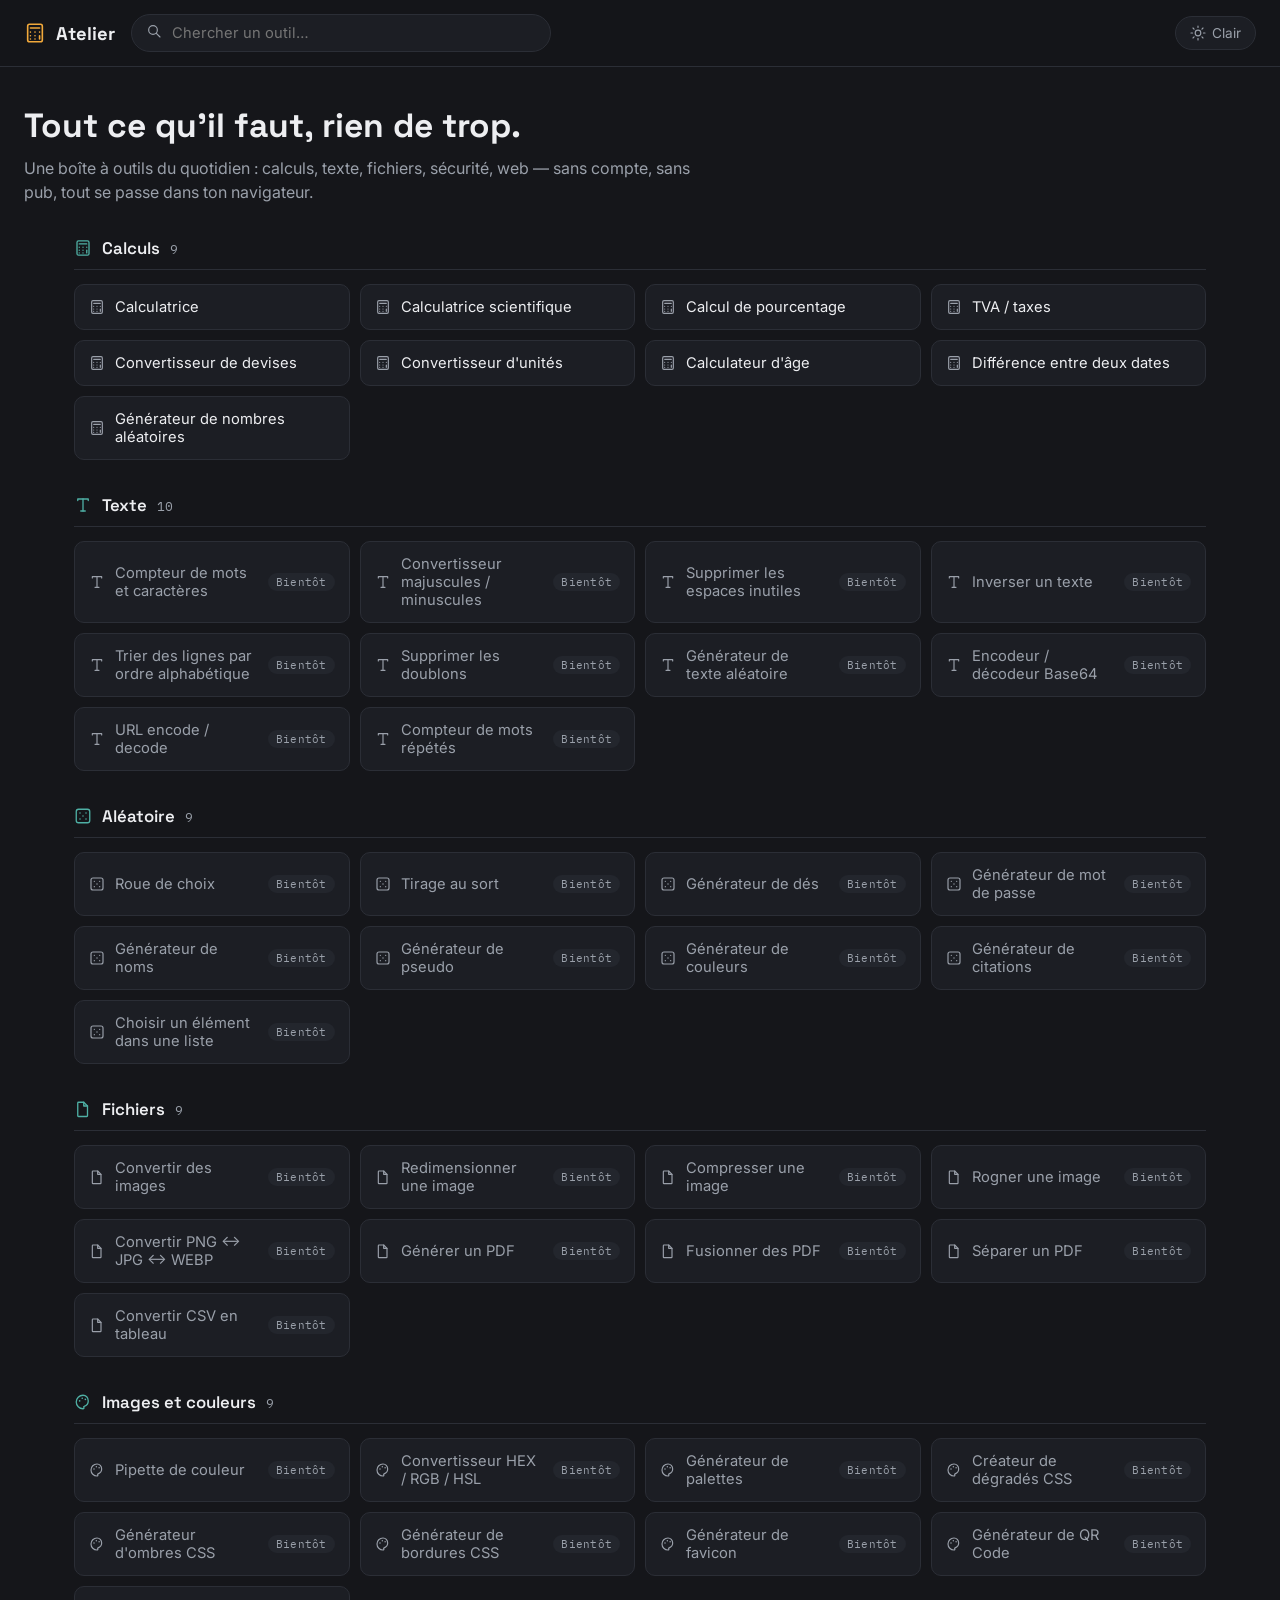
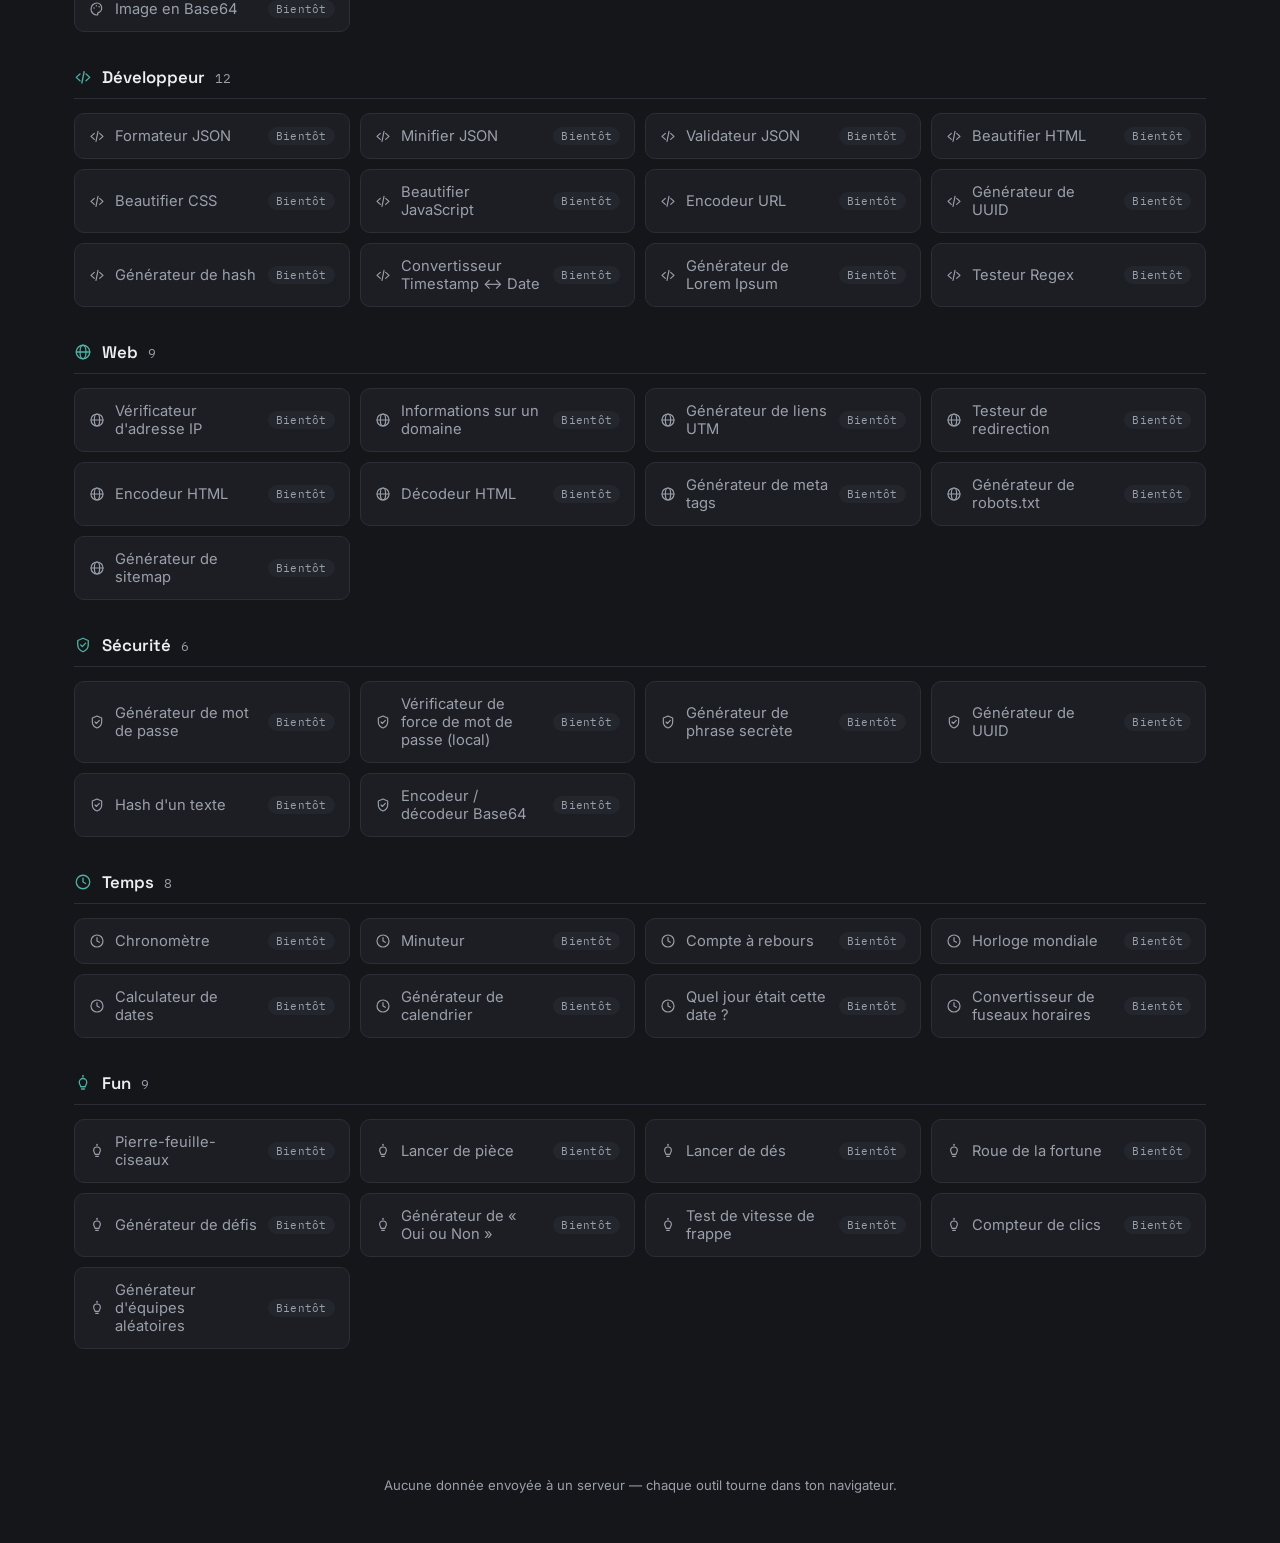
<file: index.html>
<!DOCTYPE html>
<html lang="fr">
<head>
<meta charset="UTF-8">
<meta name="viewport" content="width=device-width, initial-scale=1.0">
<title>Atelier — boîte à outils!</title>
<link rel="stylesheet" href="css/style.css">
</head>
<body>

<header class="site-header">
  <div class="brand" id="brandIcon">Atelier</div>
  <div class="search-box">
    <span id="searchIcon"></span>
    <input type="text" id="searchInput" placeholder="Chercher un outil…" autocomplete="off">
  </div>
  <div class="header-spacer"></div>
  <button class="theme-toggle" id="themeToggle"></button>
</header>

<section class="intro">
  <h1>Tout ce qu'il faut, rien de trop.</h1>
  <p id="tagline"></p>
</section>

<main class="categories" id="categories"></main>

<p class="no-results" id="noResults">Aucun outil ne correspond à cette recherche.</p>

<footer class="site-footer">Aucune donnée envoyée à un serveur — chaque outil tourne dans ton navigateur.</footer>

<script src="js/icons.js"></script>
<script src="js/data.js"></script>
<script src="js/common.js"></script>
<script>
  document.getElementById("brandIcon").innerHTML = icon("calc") + " Atelier";
  document.getElementById("searchIcon").innerHTML = icon("search");
  document.getElementById("tagline").textContent = SITE.tagline;

  const container = document.getElementById("categories");

  function render(filter) {
    const q = (filter || "").trim().toLowerCase();
    container.innerHTML = "";
    let totalShown = 0;

    SITE.categories.forEach(cat => {
      const tools = cat.tools.filter(t => !q || t.name.toLowerCase().includes(q));
      if (q && tools.length === 0) return;
      totalShown += tools.length;

      const section = document.createElement("div");
      section.className = "category";
      section.innerHTML = `
        <div class="category-head">
          ${icon(cat.icon)}
          <h2>${cat.title}</h2>
          <span class="category-count">${cat.tools.length}</span>
        </div>
        <div class="tool-grid">
          ${tools.map(t => t.href
            ? `<a class="tool-card" href="${t.href}">${icon(cat.icon)}<span>${t.name}</span></a>`
            : `<div class="tool-card soon">${icon(cat.icon)}<span>${t.name}</span><span class="soon-tag">Bientôt</span></div>`
          ).join("")}
        </div>`;
      container.appendChild(section);
    });

    document.getElementById("noResults").style.display = (q && totalShown === 0) ? "block" : "none";
  }

  document.getElementById("searchInput").addEventListener("input", e => render(e.target.value));
  initThemeToggle("themeToggle");
  render("");
</script>
</body>
</html>
</file>
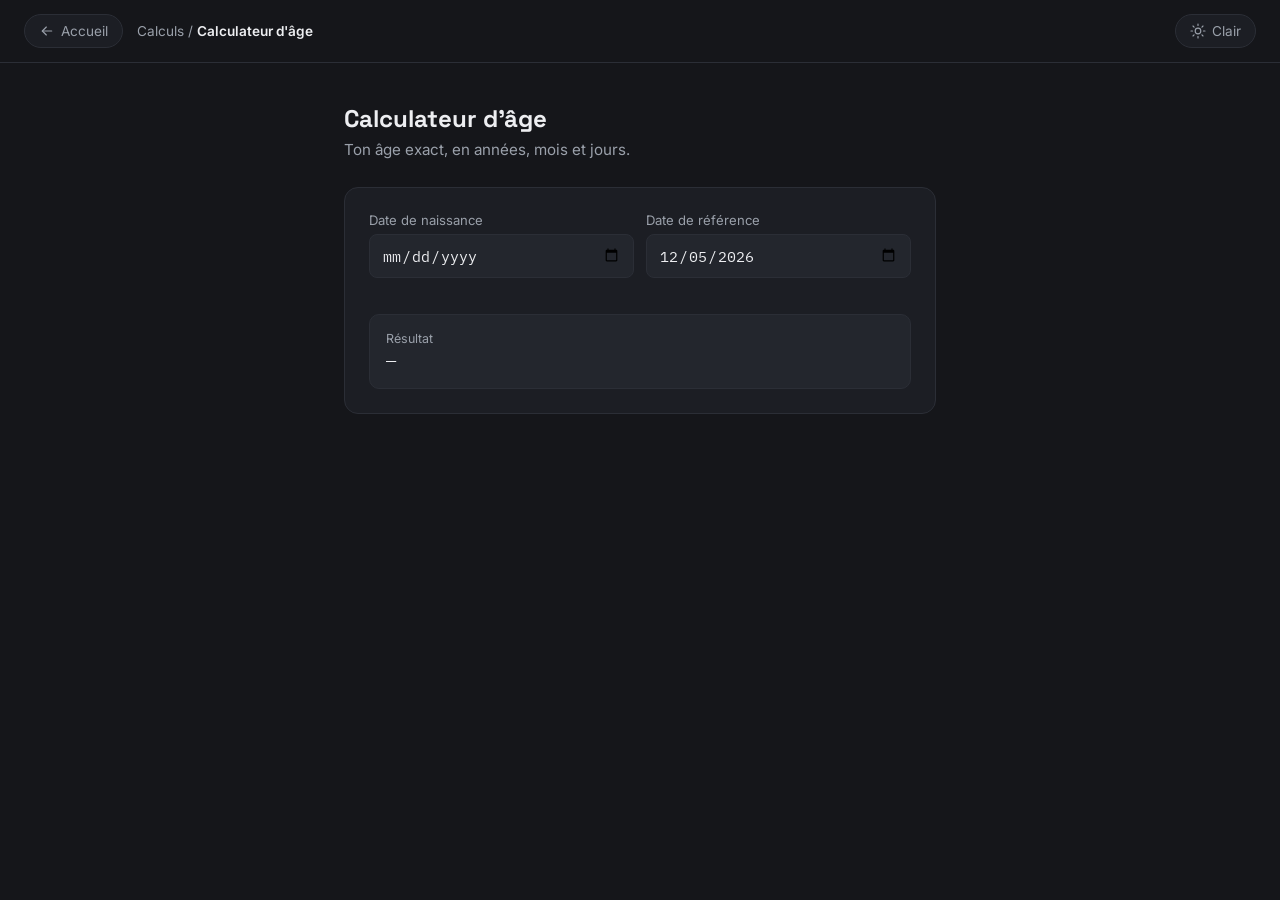
<file: age.html>
<!DOCTYPE html>
<html lang="fr">
<head>
<meta charset="UTF-8">
<meta name="viewport" content="width=device-width, initial-scale=1.0">
<title>Calculateur d'âge — Atelier</title>
<link rel="stylesheet" href="../css/style.css">
</head>
<body>

<header class="tool-header">
  <a class="back-link" href="../index.html" id="backLink"></a>
  <div class="breadcrumb">Calculs / <strong>Calculateur d'âge</strong></div>
  <div class="header-spacer"></div>
  <button class="theme-toggle" id="themeToggle"></button>
</header>

<main class="tool-main">
  <h1>Calculateur d'âge</h1>
  <p class="tool-desc">Ton âge exact, en années, mois et jours.</p>

  <div class="panel">
    <div class="field-row">
      <div class="field">
        <label>Date de naissance</label>
        <input type="date" id="birth">
      </div>
      <div class="field">
        <label>Date de référence</label>
        <input type="date" id="ref">
      </div>
    </div>
    <div class="result" id="result"><span class="label">Résultat</span>—</div>
  </div>
</main>

<script src="../js/icons.js"></script>
<script src="../js/common.js"></script>
<script>
  document.getElementById("backLink").innerHTML = icon("back") + " Accueil";
  initThemeToggle("themeToggle");

  const birthEl = document.getElementById("birth");
  const refEl = document.getElementById("ref");
  const resultEl = document.getElementById("result");

  refEl.valueAsDate = new Date();

  function update() {
    if (!birthEl.value || !refEl.value) { resultEl.innerHTML = '<span class="label">Résultat</span>—'; return; }
    const birth = new Date(birthEl.value + "T00:00:00");
    const ref = new Date(refEl.value + "T00:00:00");
    if (birth > ref) { resultEl.innerHTML = '<span class="label">Résultat</span>La date de naissance est après la date de référence.'; return; }

    let years = ref.getFullYear() - birth.getFullYear();
    let months = ref.getMonth() - birth.getMonth();
    let days = ref.getDate() - birth.getDate();

    if (days < 0) {
      months -= 1;
      const prevMonth = new Date(ref.getFullYear(), ref.getMonth(), 0);
      days += prevMonth.getDate();
    }
    if (months < 0) { months += 12; years -= 1; }

    const totalDays = Math.round((ref - birth) / 86400000);

    resultEl.innerHTML = `
      <span class="label">Âge</span>
      ${years} an${years > 1 ? "s" : ""}, ${months} mois, ${days} jour${days > 1 ? "s" : ""}<br>
      <span class="label" style="margin-top:10px;">Soit</span>
      ${totalDays.toLocaleString("fr-CA")} jours au total`;
  }

  birthEl.addEventListener("input", update);
  refEl.addEventListener("input", update);
</script>
</body>
</html>
</file>
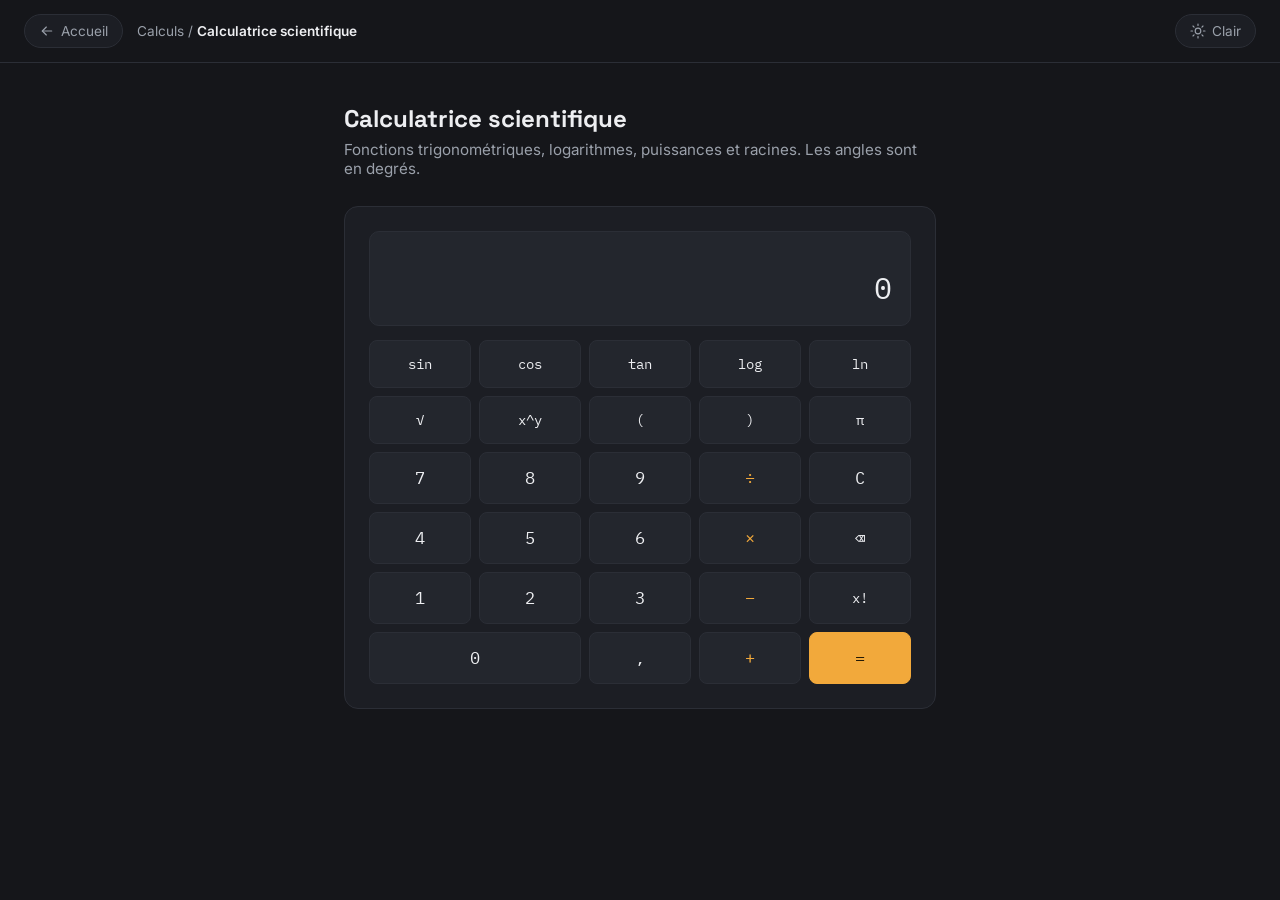
<file: calculatrice-scientifique.html>
<!DOCTYPE html>
<html lang="fr">
<head>
<meta charset="UTF-8">
<meta name="viewport" content="width=device-width, initial-scale=1.0">
<title>Calculatrice scientifique — Atelier</title>
<link rel="stylesheet" href="../css/style.css">
<style>
  .keypad.sci { grid-template-columns: repeat(5, 1fr); }
  .key.small { font-size: 0.85rem; }
</style>
</head>
<body>

<header class="tool-header">
  <a class="back-link" href="../index.html" id="backLink"></a>
  <div class="breadcrumb">Calculs / <strong>Calculatrice scientifique</strong></div>
  <div class="header-spacer"></div>
  <button class="theme-toggle" id="themeToggle"></button>
</header>

<main class="tool-main">
  <h1>Calculatrice scientifique</h1>
  <p class="tool-desc">Fonctions trigonométriques, logarithmes, puissances et racines. Les angles sont en degrés.</p>

  <div class="panel">
    <div class="calc-display">
      <div class="prev" id="expr">&nbsp;</div>
      <div class="curr" id="curr">0</div>
    </div>
    <div class="keypad sci" id="keypad">
      <button class="key small" data-k="sin(">sin</button>
      <button class="key small" data-k="cos(">cos</button>
      <button class="key small" data-k="tan(">tan</button>
      <button class="key small" data-k="log(">log</button>
      <button class="key small" data-k="ln(">ln</button>

      <button class="key small" data-k="sqrt(">√</button>
      <button class="key small" data-k="^">x^y</button>
      <button class="key small" data-k="(">(</button>
      <button class="key small" data-k=")">)</button>
      <button class="key small" data-k="pi">π</button>

      <button class="key" data-k="7">7</button>
      <button class="key" data-k="8">8</button>
      <button class="key" data-k="9">9</button>
      <button class="key op" data-k="/">÷</button>
      <button class="key" data-k="C">C</button>

      <button class="key" data-k="4">4</button>
      <button class="key" data-k="5">5</button>
      <button class="key" data-k="6">6</button>
      <button class="key op" data-k="*">×</button>
      <button class="key" data-k="back">⌫</button>

      <button class="key" data-k="1">1</button>
      <button class="key" data-k="2">2</button>
      <button class="key" data-k="3">3</button>
      <button class="key op" data-k="-">−</button>
      <button class="key small" data-k="!">x!</button>

      <button class="key wide" data-k="0">0</button>
      <button class="key" data-k=".">,</button>
      <button class="key op" data-k="+">+</button>
      <button class="key equals" data-k="=">=</button>
    </div>
  </div>
</main>

<script src="../js/icons.js"></script>
<script src="../js/common.js"></script>
<script>
  document.getElementById("backLink").innerHTML = icon("back") + " Accueil";
  initThemeToggle("themeToggle");

  const exprEl = document.getElementById("expr");
  const currEl = document.getElementById("curr");
  let expr = "";

  function factorial(n) {
    if (n < 0 || Math.floor(n) !== n) return NaN;
    let r = 1;
    for (let i = 2; i <= n; i++) r *= i;
    return r;
  }

  function evaluate(raw) {
    // Convertit en JS : ^ -> **, sin/cos/tan en degrés, ! géré à part, virgule -> point
    let s = raw.replace(/,/g, ".").replace(/\^/g, "**").replace(/pi/g, "Math.PI");
    s = s.replace(/(\d+(\.\d+)?)!/g, (_, n) => `fact(${n})`);
    s = s.replace(/sin\(/g, "sind(").replace(/cos\(/g, "cosd(").replace(/tan\(/g, "tand(");
    s = s.replace(/log\(/g, "Math.log10(").replace(/ln\(/g, "Math.log(").replace(/sqrt\(/g, "Math.sqrt(");
    const sind = (x) => Math.sin(x * Math.PI / 180);
    const cosd = (x) => Math.cos(x * Math.PI / 180);
    const tand = (x) => Math.tan(x * Math.PI / 180);
    const fact = factorial;
    return Function("sind", "cosd", "tand", "fact", `"use strict"; return (${s})`)(sind, cosd, tand, fact);
  }

  function paint() {
    exprEl.textContent = expr || "\u00a0";
  }

  document.getElementById("keypad").addEventListener("click", e => {
    const k = e.target.dataset.k;
    if (!k) return;

    if (k === "C") { expr = ""; currEl.textContent = "0"; }
    else if (k === "back") { expr = expr.slice(0, -1); }
    else if (k === "=") {
      try {
        const val = evaluate(expr);
        currEl.textContent = isFinite(val) ? parseFloat(val.toPrecision(12)).toString().replace(".", ",") : "Erreur";
      } catch { currEl.textContent = "Erreur"; }
    } else if (k === ".") {
      expr += ",";
    } else {
      expr += k;
    }
    paint();
  });

  paint();
</script>
</body>
</html>
</file>
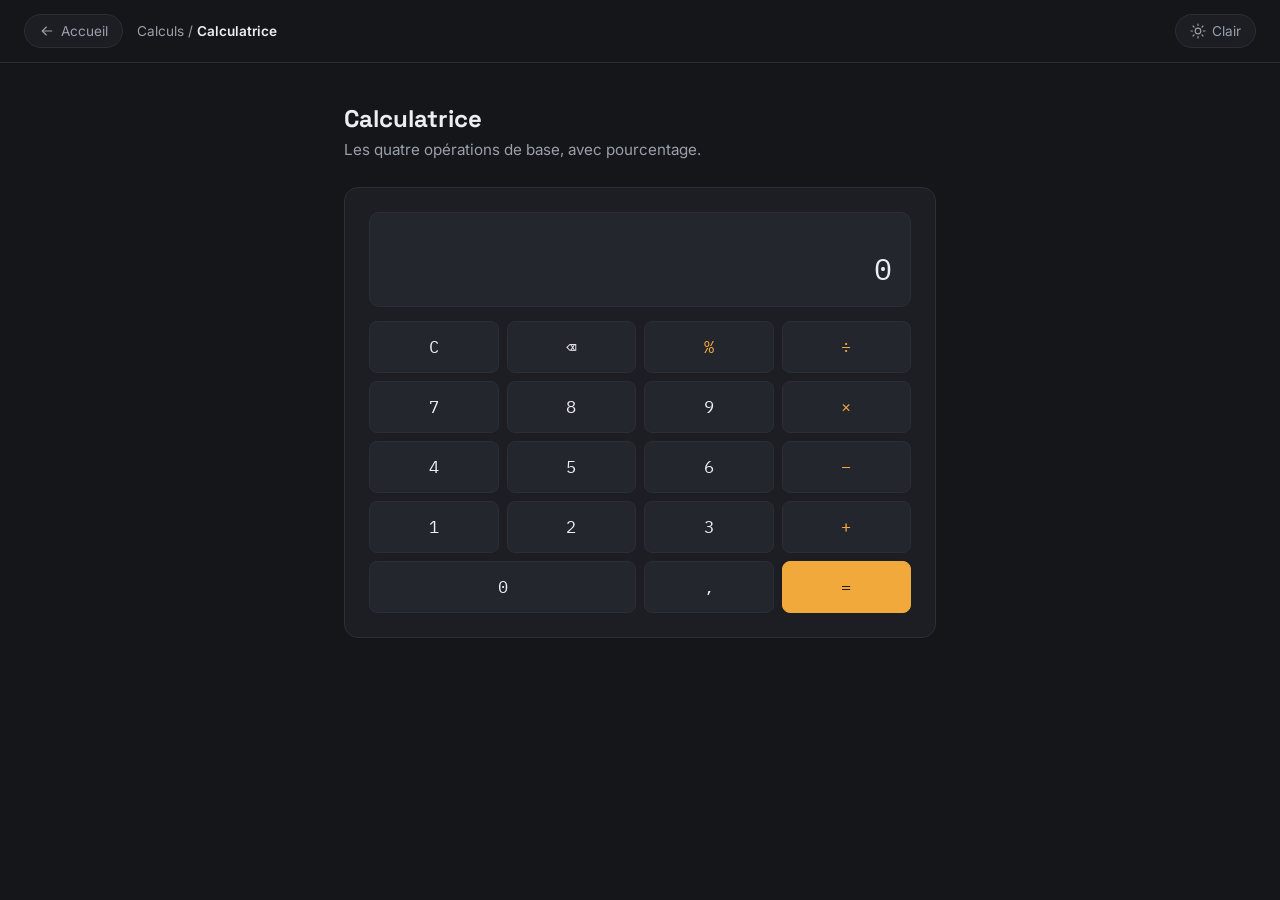
<file: calculatrice.html>
<!DOCTYPE html>
<html lang="fr">
<head>
<meta charset="UTF-8">
<meta name="viewport" content="width=device-width, initial-scale=1.0">
<title>Calculatrice — Atelier</title>
<link rel="stylesheet" href="../css/style.css">
</head>
<body>

<header class="tool-header">
  <a class="back-link" href="../index.html" id="backLink"></a>
  <div class="breadcrumb">Calculs / <strong>Calculatrice</strong></div>
  <div class="header-spacer"></div>
  <button class="theme-toggle" id="themeToggle"></button>
</header>

<main class="tool-main">
  <h1>Calculatrice</h1>
  <p class="tool-desc">Les quatre opérations de base, avec pourcentage.</p>

  <div class="panel">
    <div class="calc-display">
      <div class="prev" id="prev">&nbsp;</div>
      <div class="curr" id="curr">0</div>
    </div>
    <div class="keypad" id="keypad">
      <button class="key" data-k="C">C</button>
      <button class="key" data-k="back">⌫</button>
      <button class="key op" data-k="%">%</button>
      <button class="key op" data-k="/">÷</button>

      <button class="key" data-k="7">7</button>
      <button class="key" data-k="8">8</button>
      <button class="key" data-k="9">9</button>
      <button class="key op" data-k="*">×</button>

      <button class="key" data-k="4">4</button>
      <button class="key" data-k="5">5</button>
      <button class="key" data-k="6">6</button>
      <button class="key op" data-k="-">−</button>

      <button class="key" data-k="1">1</button>
      <button class="key" data-k="2">2</button>
      <button class="key" data-k="3">3</button>
      <button class="key op" data-k="+">+</button>

      <button class="key wide" data-k="0">0</button>
      <button class="key" data-k=".">,</button>
      <button class="key equals" data-k="=">=</button>
    </div>
  </div>
</main>

<script src="../js/icons.js"></script>
<script src="../js/common.js"></script>
<script>
  document.getElementById("backLink").innerHTML = icon("back") + " Accueil";
  initThemeToggle("themeToggle");

  const prevEl = document.getElementById("prev");
  const currEl = document.getElementById("curr");
  let curr = "0", prev = null, op = null, resetNext = false;

  function fmt(n) {
    if (!isFinite(n)) return "Erreur";
    const s = parseFloat(n.toPrecision(12)).toString();
    return s.replace(".", ",");
  }

  function compute(a, b, o) {
    a = parseFloat(a.replace(",", "."));
    b = parseFloat(b.replace(",", "."));
    switch (o) {
      case "+": return a + b;
      case "-": return a - b;
      case "*": return a * b;
      case "/": return b === 0 ? Infinity : a / b;
      default: return b;
    }
  }

  function paint() {
    currEl.textContent = curr;
    prevEl.textContent = prev !== null ? `${prev} ${opSymbol(op)}` : "\u00a0";
  }

  function opSymbol(o) {
    return { "+": "+", "-": "−", "*": "×", "/": "÷" }[o] || "";
  }

  document.getElementById("keypad").addEventListener("click", e => {
    const k = e.target.dataset.k;
    if (!k) return;

    if (k === "C") { curr = "0"; prev = null; op = null; resetNext = false; }
    else if (k === "back") { curr = curr.length > 1 ? curr.slice(0, -1) : "0"; }
    else if (k === "%") { curr = fmt(parseFloat(curr.replace(",", ".")) / 100); }
    else if (["+", "-", "*", "/"].includes(k)) {
      if (prev !== null && op && !resetNext) {
        curr = fmt(compute(prev, curr, op));
      }
      prev = curr;
      op = k;
      resetNext = true;
    } else if (k === "=") {
      if (prev !== null && op) {
        curr = fmt(compute(prev, curr, op));
        prev = null; op = null;
      }
      resetNext = true;
    } else if (k === ".") {
      if (resetNext) { curr = "0"; resetNext = false; }
      if (!curr.includes(",")) curr += ",";
    } else {
      if (resetNext || curr === "0") { curr = k; resetNext = false; }
      else curr += k;
    }
    paint();
  });

  document.addEventListener("keydown", e => {
    const map = { "Enter": "=", "Backspace": "back", "Escape": "C", ",": ".", ".": "." };
    const key = map[e.key] || (/^[0-9+\-*/]$/.test(e.key) ? e.key : null);
    if (key) document.querySelector(`[data-k="${key}"]`)?.click();
  });

  paint();
</script>
</body>
</html>
</file>
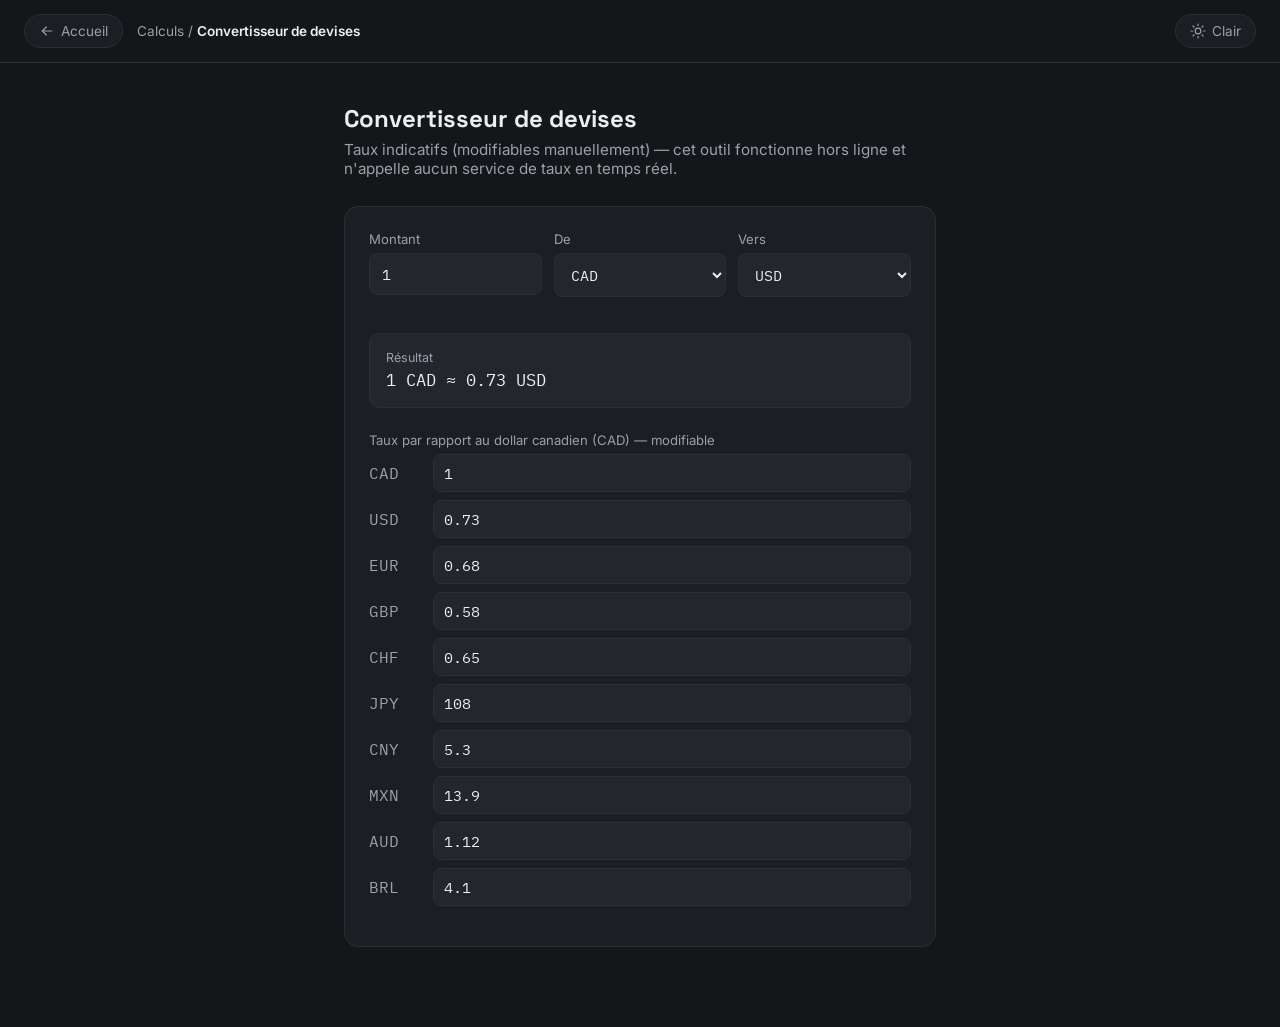
<file: devises.html>
<!DOCTYPE html>
<html lang="fr">
<head>
<meta charset="UTF-8">
<meta name="viewport" content="width=device-width, initial-scale=1.0">
<title>Convertisseur de devises — Atelier</title>
<link rel="stylesheet" href="../css/style.css">
</head>
<body>

<header class="tool-header">
  <a class="back-link" href="../index.html" id="backLink"></a>
  <div class="breadcrumb">Calculs / <strong>Convertisseur de devises</strong></div>
  <div class="header-spacer"></div>
  <button class="theme-toggle" id="themeToggle"></button>
</header>

<main class="tool-main">
  <h1>Convertisseur de devises</h1>
  <p class="tool-desc">Taux indicatifs (modifiables manuellement) — cet outil fonctionne hors ligne et n'appelle aucun service de taux en temps réel.</p>

  <div class="panel">
    <div class="field-row">
      <div class="field">
        <label>Montant</label>
        <input type="number" id="amount" value="1">
      </div>
      <div class="field">
        <label>De</label>
        <select id="from"></select>
      </div>
      <div class="field">
        <label>Vers</label>
        <select id="to"></select>
      </div>
    </div>
    <div class="result" id="result"><span class="label">Résultat</span>—</div>

    <div class="field" style="margin-top: 24px;">
      <label>Taux par rapport au dollar canadien (CAD) — modifiable</label>
      <div id="rateList"></div>
    </div>
  </div>
</main>

<script src="../js/icons.js"></script>
<script src="../js/common.js"></script>
<script>
  document.getElementById("backLink").innerHTML = icon("back") + " Accueil";
  initThemeToggle("themeToggle");

  // Taux indicatifs : combien vaut 1 CAD dans chaque devise (approximatifs, à ajuster).
  const rates = {
    CAD: 1,
    USD: 0.73,
    EUR: 0.68,
    GBP: 0.58,
    CHF: 0.65,
    JPY: 108.0,
    CNY: 5.3,
    MXN: 13.9,
    AUD: 1.12,
    BRL: 4.1
  };

  const fromEl = document.getElementById("from");
  const toEl = document.getElementById("to");
  const amountEl = document.getElementById("amount");
  const resultEl = document.getElementById("result");
  const rateListEl = document.getElementById("rateList");

  Object.keys(rates).forEach(code => {
    fromEl.innerHTML += `<option value="${code}">${code}</option>`;
    toEl.innerHTML += `<option value="${code}">${code}</option>`;
  });
  fromEl.value = "CAD";
  toEl.value = "USD";

  function renderRateInputs() {
    rateListEl.innerHTML = Object.keys(rates).map(code => `
      <div class="field-row" style="align-items:center; margin-bottom:8px;">
        <span style="width:52px; color:var(--text-dim); font-family:var(--font-mono);">${code}</span>
        <input type="number" step="0.0001" data-code="${code}" value="${rates[code]}" style="flex:1; background:var(--surface-2); border:1px solid var(--border); border-radius:8px; color:var(--text); font-family:var(--font-mono); padding:8px 10px;">
      </div>`).join("");
    rateListEl.querySelectorAll("input").forEach(inp => {
      inp.addEventListener("input", () => {
        rates[inp.dataset.code] = parseFloat(inp.value.replace(",", ".")) || 0;
        update();
      });
    });
  }

  function update() {
    const amount = parseFloat(amountEl.value.replace(",", "."));
    const from = fromEl.value, to = toEl.value;
    if (isNaN(amount)) { resultEl.innerHTML = '<span class="label">Résultat</span>—'; return; }
    const inCad = amount / rates[from];
    const converted = inCad * rates[to];
    resultEl.innerHTML = `<span class="label">Résultat</span>${amount} ${from} ≈ ${parseFloat(converted.toFixed(4))} ${to}`;
  }

  [fromEl, toEl, amountEl].forEach(el => el.addEventListener("input", update));
  [fromEl, toEl].forEach(el => el.addEventListener("change", update));

  renderRateInputs();
  update();
</script>
</body>
</html>
</file>
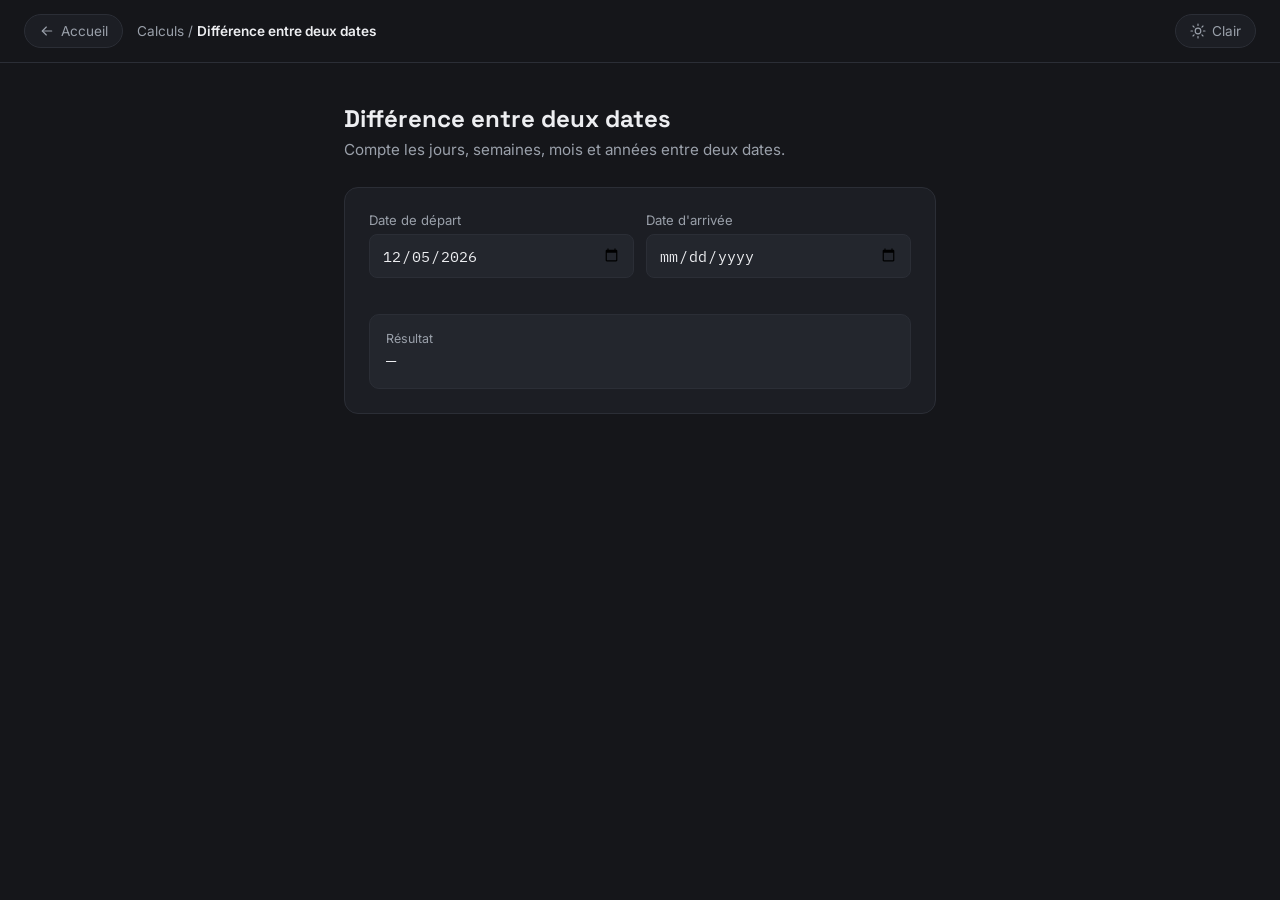
<file: difference-dates.html>
<!DOCTYPE html>
<html lang="fr">
<head>
<meta charset="UTF-8">
<meta name="viewport" content="width=device-width, initial-scale=1.0">
<title>Différence entre deux dates — Atelier</title>
<link rel="stylesheet" href="../css/style.css">
</head>
<body>

<header class="tool-header">
  <a class="back-link" href="../index.html" id="backLink"></a>
  <div class="breadcrumb">Calculs / <strong>Différence entre deux dates</strong></div>
  <div class="header-spacer"></div>
  <button class="theme-toggle" id="themeToggle"></button>
</header>

<main class="tool-main">
  <h1>Différence entre deux dates</h1>
  <p class="tool-desc">Compte les jours, semaines, mois et années entre deux dates.</p>

  <div class="panel">
    <div class="field-row">
      <div class="field">
        <label>Date de départ</label>
        <input type="date" id="d1">
      </div>
      <div class="field">
        <label>Date d'arrivée</label>
        <input type="date" id="d2">
      </div>
    </div>
    <div class="result" id="result"><span class="label">Résultat</span>—</div>
  </div>
</main>

<script src="../js/icons.js"></script>
<script src="../js/common.js"></script>
<script>
  document.getElementById("backLink").innerHTML = icon("back") + " Accueil";
  initThemeToggle("themeToggle");

  const d1El = document.getElementById("d1");
  const d2El = document.getElementById("d2");
  const resultEl = document.getElementById("result");

  d1El.valueAsDate = new Date();

  function update() {
    if (!d1El.value || !d2El.value) { resultEl.innerHTML = '<span class="label">Résultat</span>—'; return; }
    let a = new Date(d1El.value + "T00:00:00");
    let b = new Date(d2El.value + "T00:00:00");
    const sens = a > b ? -1 : 1;
    if (a > b) [a, b] = [b, a];

    const totalDays = Math.round((b - a) / 86400000);
    const weeks = Math.floor(totalDays / 7);
    const remDays = totalDays % 7;

    let years = b.getFullYear() - a.getFullYear();
    let months = b.getMonth() - a.getMonth();
    let days = b.getDate() - a.getDate();
    if (days < 0) { months -= 1; days += new Date(b.getFullYear(), b.getMonth(), 0).getDate(); }
    if (months < 0) { months += 12; years -= 1; }

    resultEl.innerHTML = `
      <span class="label">Différence</span>
      ${totalDays.toLocaleString("fr-CA")} jour${totalDays > 1 ? "s" : ""}
      (${weeks} semaine${weeks > 1 ? "s" : ""} et ${remDays} jour${remDays > 1 ? "s" : ""})<br>
      <span class="label" style="margin-top:10px;">Soit</span>
      ${years} an${years > 1 ? "s" : ""}, ${months} mois, ${days} jour${days > 1 ? "s" : ""}
      ${sens < 0 ? "<br><span class=\"label\" style=\"margin-top:10px;\">Note</span>Dates inversées automatiquement." : ""}`;
  }

  d1El.addEventListener("input", update);
  d2El.addEventListener("input", update);
</script>
</body>
</html>
</file>
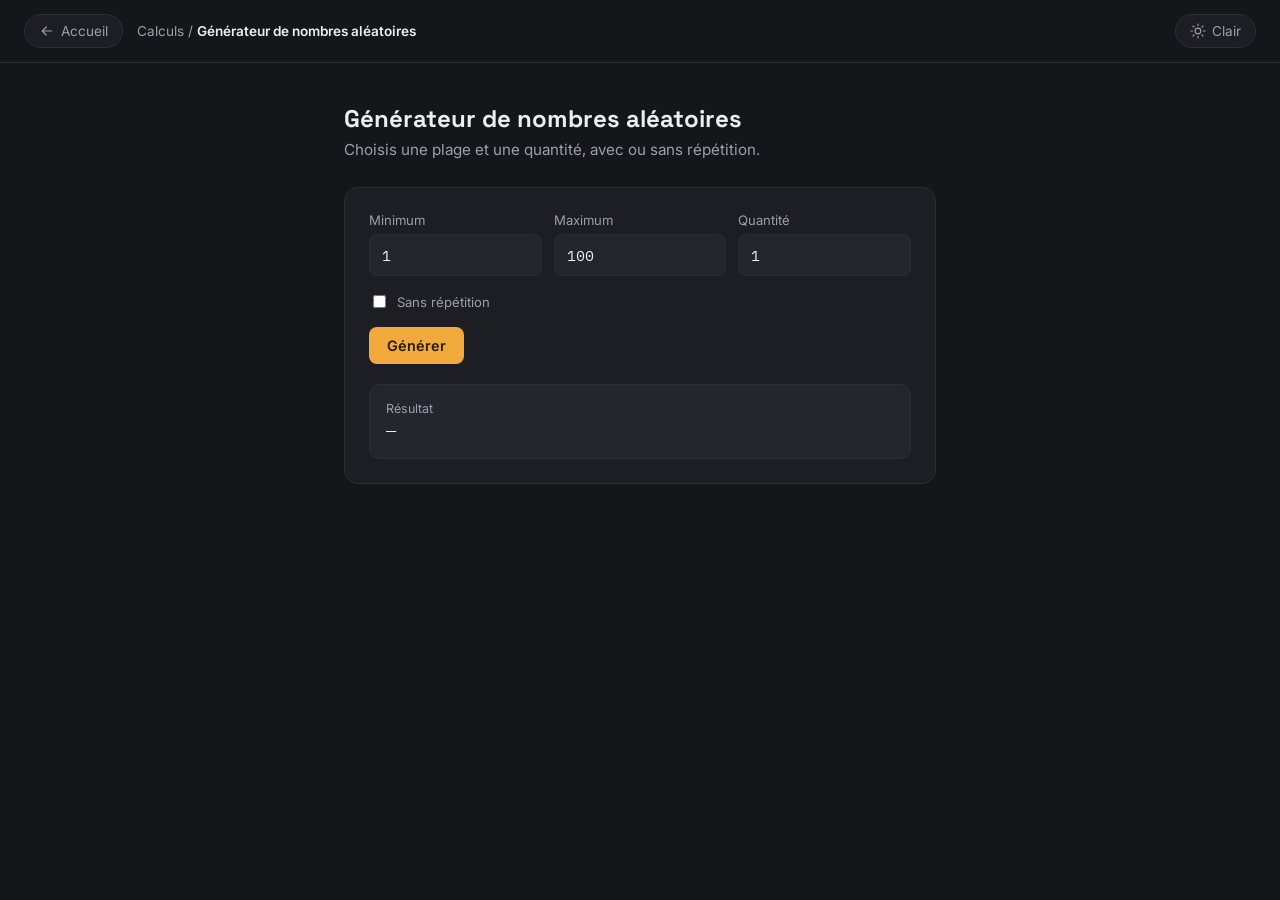
<file: nombres-aleatoires.html>
<!DOCTYPE html>
<html lang="fr">
<head>
<meta charset="UTF-8">
<meta name="viewport" content="width=device-width, initial-scale=1.0">
<title>Générateur de nombres aléatoires — Atelier</title>
<link rel="stylesheet" href="../css/style.css">
</head>
<body>

<header class="tool-header">
  <a class="back-link" href="../index.html" id="backLink"></a>
  <div class="breadcrumb">Calculs / <strong>Générateur de nombres aléatoires</strong></div>
  <div class="header-spacer"></div>
  <button class="theme-toggle" id="themeToggle"></button>
</header>

<main class="tool-main">
  <h1>Générateur de nombres aléatoires</h1>
  <p class="tool-desc">Choisis une plage et une quantité, avec ou sans répétition.</p>

  <div class="panel">
    <div class="field-row">
      <div class="field">
        <label>Minimum</label>
        <input type="number" id="min" value="1">
      </div>
      <div class="field">
        <label>Maximum</label>
        <input type="number" id="max" value="100">
      </div>
      <div class="field">
        <label>Quantité</label>
        <input type="number" id="qty" value="1" min="1">
      </div>
    </div>
    <div class="field">
      <label style="display:flex; align-items:center; gap:8px; cursor:pointer;">
        <input type="checkbox" id="unique" style="width:auto;"> Sans répétition
      </label>
    </div>
    <button class="btn" id="generate">Générer</button>
    <div class="result" id="result" style="margin-top:20px;"><span class="label">Résultat</span>—</div>
  </div>
</main>

<script src="../js/icons.js"></script>
<script src="../js/common.js"></script>
<script>
  document.getElementById("backLink").innerHTML = icon("back") + " Accueil";
  initThemeToggle("themeToggle");

  const minEl = document.getElementById("min");
  const maxEl = document.getElementById("max");
  const qtyEl = document.getElementById("qty");
  const uniqueEl = document.getElementById("unique");
  const resultEl = document.getElementById("result");

  document.getElementById("generate").addEventListener("click", () => {
    const min = Math.round(parseFloat(minEl.value));
    const max = Math.round(parseFloat(maxEl.value));
    const qty = Math.max(1, Math.round(parseFloat(qtyEl.value)));

    if (isNaN(min) || isNaN(max) || min > max) {
      resultEl.innerHTML = '<span class="label">Résultat</span>Vérifie que le minimum est inférieur ou égal au maximum.';
      return;
    }
    if (uniqueEl.checked && qty > (max - min + 1)) {
      resultEl.innerHTML = '<span class="label">Résultat</span>Impossible de générer autant de nombres uniques sur cette plage.';
      return;
    }

    let numbers = [];
    if (uniqueEl.checked) {
      const pool = [];
      for (let i = min; i <= max; i++) pool.push(i);
      for (let i = pool.length - 1; i > 0; i--) {
        const j = Math.floor(Math.random() * (i + 1));
        [pool[i], pool[j]] = [pool[j], pool[i]];
      }
      numbers = pool.slice(0, qty);
    } else {
      for (let i = 0; i < qty; i++) numbers.push(Math.floor(Math.random() * (max - min + 1)) + min);
    }

    resultEl.innerHTML = `<span class="label">Résultat</span>${numbers.join(", ")}`;
  });
</script>
</body>
</html>
</file>
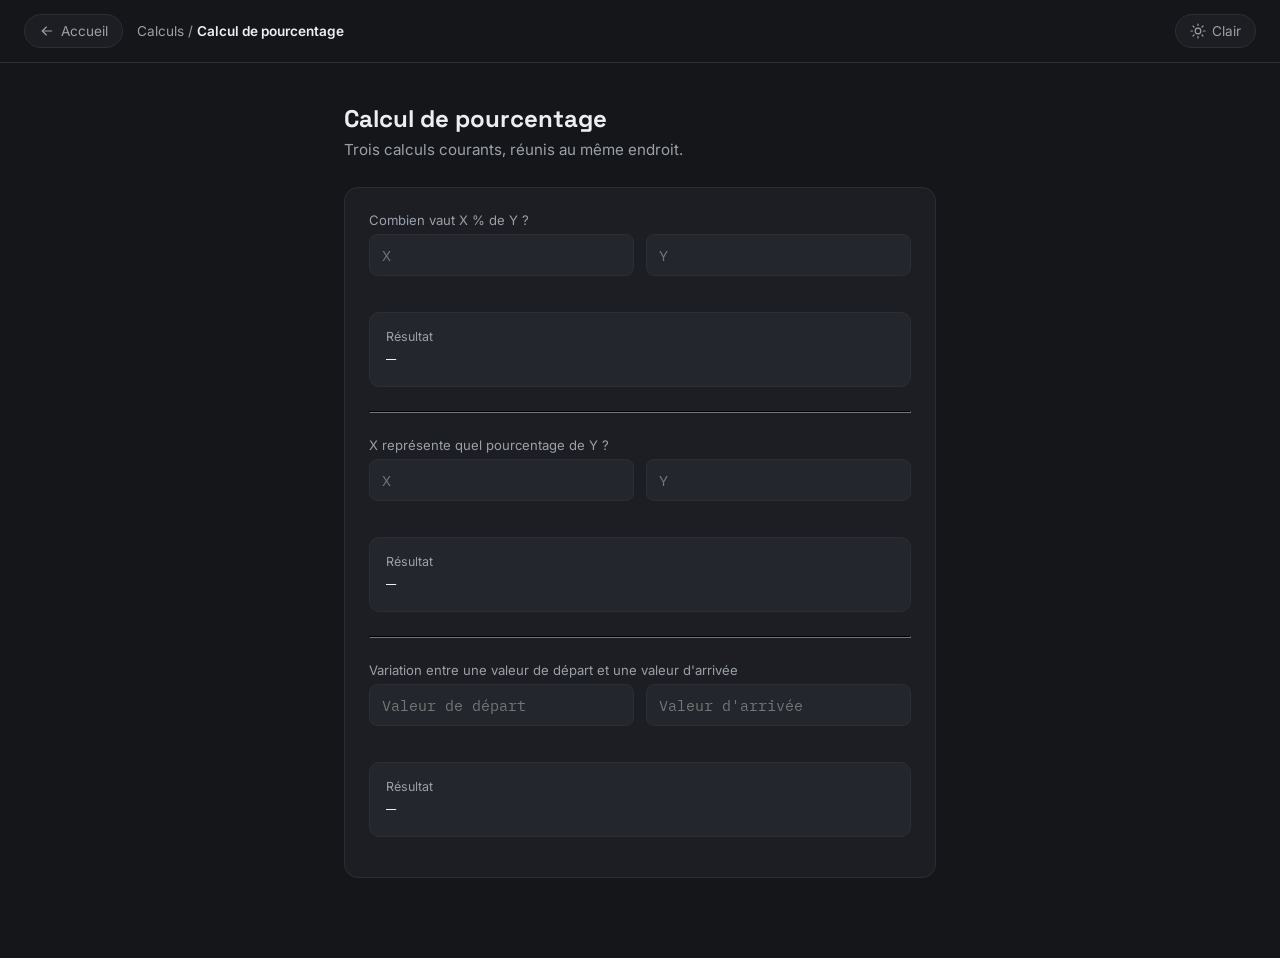
<file: pourcentage.html>
<!DOCTYPE html>
<html lang="fr">
<head>
<meta charset="UTF-8">
<meta name="viewport" content="width=device-width, initial-scale=1.0">
<title>Calcul de pourcentage — Atelier</title>
<link rel="stylesheet" href="../css/style.css">
</head>
<body>

<header class="tool-header">
  <a class="back-link" href="../index.html" id="backLink"></a>
  <div class="breadcrumb">Calculs / <strong>Calcul de pourcentage</strong></div>
  <div class="header-spacer"></div>
  <button class="theme-toggle" id="themeToggle"></button>
</header>

<main class="tool-main">
  <h1>Calcul de pourcentage</h1>
  <p class="tool-desc">Trois calculs courants, réunis au même endroit.</p>

  <div class="panel">
    <div class="field">
      <label>Combien vaut <span id="l1a">X</span> % de <span id="l1b">Y</span> ?</label>
      <div class="field-row">
        <div class="field"><input type="number" id="p1x" placeholder="X"></div>
        <div class="field"><input type="number" id="p1y" placeholder="Y"></div>
      </div>
      <div class="result" id="r1"><span class="label">Résultat</span>—</div>
    </div>

    <hr style="border-color: var(--border); margin: 24px 0;">

    <div class="field">
      <label>X représente quel pourcentage de Y ?</label>
      <div class="field-row">
        <div class="field"><input type="number" id="p2x" placeholder="X"></div>
        <div class="field"><input type="number" id="p2y" placeholder="Y"></div>
      </div>
      <div class="result" id="r2"><span class="label">Résultat</span>—</div>
    </div>

    <hr style="border-color: var(--border); margin: 24px 0;">

    <div class="field">
      <label>Variation entre une valeur de départ et une valeur d'arrivée</label>
      <div class="field-row">
        <div class="field"><input type="number" id="p3a" placeholder="Valeur de départ"></div>
        <div class="field"><input type="number" id="p3b" placeholder="Valeur d'arrivée"></div>
      </div>
      <div class="result" id="r3"><span class="label">Résultat</span>—</div>
    </div>
  </div>
</main>

<script src="../js/icons.js"></script>
<script src="../js/common.js"></script>
<script>
  document.getElementById("backLink").innerHTML = icon("back") + " Accueil";
  initThemeToggle("themeToggle");

  const num = (v) => v === "" ? NaN : parseFloat(v.replace(",", "."));

  function bind(ids, fn, resultId) {
    ids.forEach(id => document.getElementById(id).addEventListener("input", update));
    function update() {
      const vals = ids.map(id => num(document.getElementById(id).value));
      const el = document.getElementById(resultId);
      if (vals.some(isNaN)) { el.innerHTML = '<span class="label">Résultat</span>—'; return; }
      el.innerHTML = `<span class="label">Résultat</span>${fn(...vals)}`;
    }
  }

  bind(["p1x", "p1y"], (x, y) => {
    const r = (x / 100) * y;
    return `${parseFloat(r.toFixed(4))}`.replace(".", ",");
  }, "r1");

  bind(["p2x", "p2y"], (x, y) => {
    if (y === 0) return "Erreur (division par 0)";
    const r = (x / y) * 100;
    return `${parseFloat(r.toFixed(4))} %`.replace(".", ",");
  }, "r2");

  bind(["p3a", "p3b"], (a, b) => {
    if (a === 0) return "Erreur (division par 0)";
    const r = ((b - a) / a) * 100;
    const sign = r >= 0 ? "+" : "";
    return `${sign}${parseFloat(r.toFixed(4))} %`.replace(".", ",");
  }, "r3");
</script>
</body>
</html>
</file>
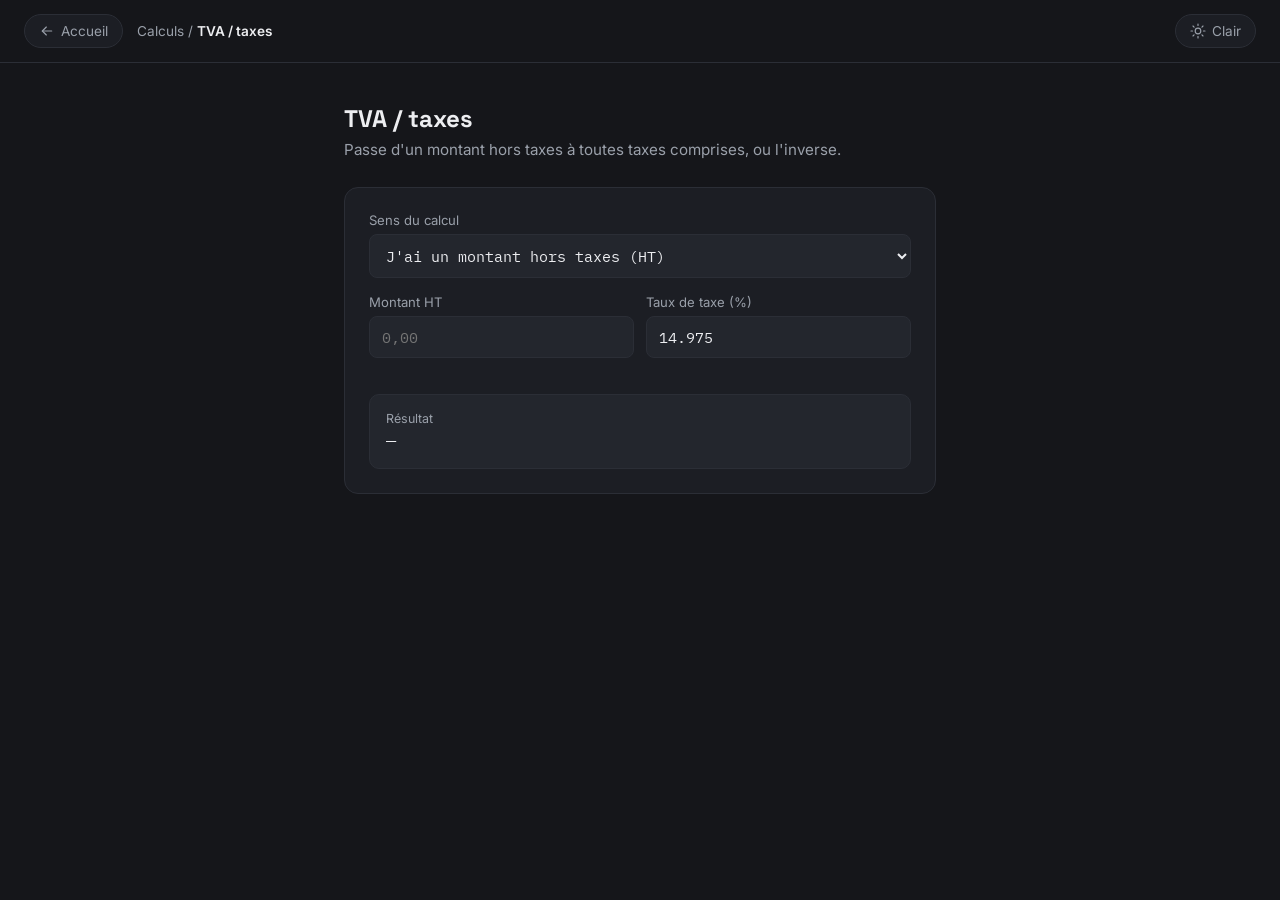
<file: tva.html>
<!DOCTYPE html>
<html lang="fr">
<head>
<meta charset="UTF-8">
<meta name="viewport" content="width=device-width, initial-scale=1.0">
<title>TVA / taxes — Atelier</title>
<link rel="stylesheet" href="../css/style.css">
</head>
<body>

<header class="tool-header">
  <a class="back-link" href="../index.html" id="backLink"></a>
  <div class="breadcrumb">Calculs / <strong>TVA / taxes</strong></div>
  <div class="header-spacer"></div>
  <button class="theme-toggle" id="themeToggle"></button>
</header>

<main class="tool-main">
  <h1>TVA / taxes</h1>
  <p class="tool-desc">Passe d'un montant hors taxes à toutes taxes comprises, ou l'inverse.</p>

  <div class="panel">
    <div class="field">
      <label>Sens du calcul</label>
      <select id="mode">
        <option value="ht">J'ai un montant hors taxes (HT)</option>
        <option value="ttc">J'ai un montant toutes taxes comprises (TTC)</option>
      </select>
    </div>
    <div class="field-row">
      <div class="field">
        <label id="amountLabel">Montant HT</label>
        <input type="number" id="amount" placeholder="0,00">
      </div>
      <div class="field">
        <label>Taux de taxe (%)</label>
        <input type="number" id="rate" value="14.975" step="0.001">
      </div>
    </div>
    <div class="result" id="result"><span class="label">Résultat</span>—</div>
  </div>
</main>

<script src="../js/icons.js"></script>
<script src="../js/common.js"></script>
<script>
  document.getElementById("backLink").innerHTML = icon("back") + " Accueil";
  initThemeToggle("themeToggle");

  const modeEl = document.getElementById("mode");
  const amountEl = document.getElementById("amount");
  const rateEl = document.getElementById("rate");
  const labelEl = document.getElementById("amountLabel");
  const resultEl = document.getElementById("result");

  function money(n) {
    return n.toLocaleString("fr-CA", { minimumFractionDigits: 2, maximumFractionDigits: 2 }) + " $";
  }

  function update() {
    labelEl.textContent = modeEl.value === "ht" ? "Montant HT" : "Montant TTC";
    const amount = parseFloat(amountEl.value.replace(",", "."));
    const rate = parseFloat(rateEl.value.replace(",", "."));
    if (isNaN(amount) || isNaN(rate)) {
      resultEl.innerHTML = '<span class="label">Résultat</span>—';
      return;
    }
    let ht, taxe, ttc;
    if (modeEl.value === "ht") {
      ht = amount;
      taxe = ht * (rate / 100);
      ttc = ht + taxe;
    } else {
      ttc = amount;
      ht = ttc / (1 + rate / 100);
      taxe = ttc - ht;
    }
    resultEl.innerHTML = `
      <span class="label">Détail</span>
      HT&nbsp;: ${money(ht)}<br>
      Taxe (${rate}%)&nbsp;: ${money(taxe)}<br>
      TTC&nbsp;: ${money(ttc)}`;
  }

  modeEl.addEventListener("change", update);
  amountEl.addEventListener("input", update);
  rateEl.addEventListener("input", update);
  update();
</script>
</body>
</html>
</file>
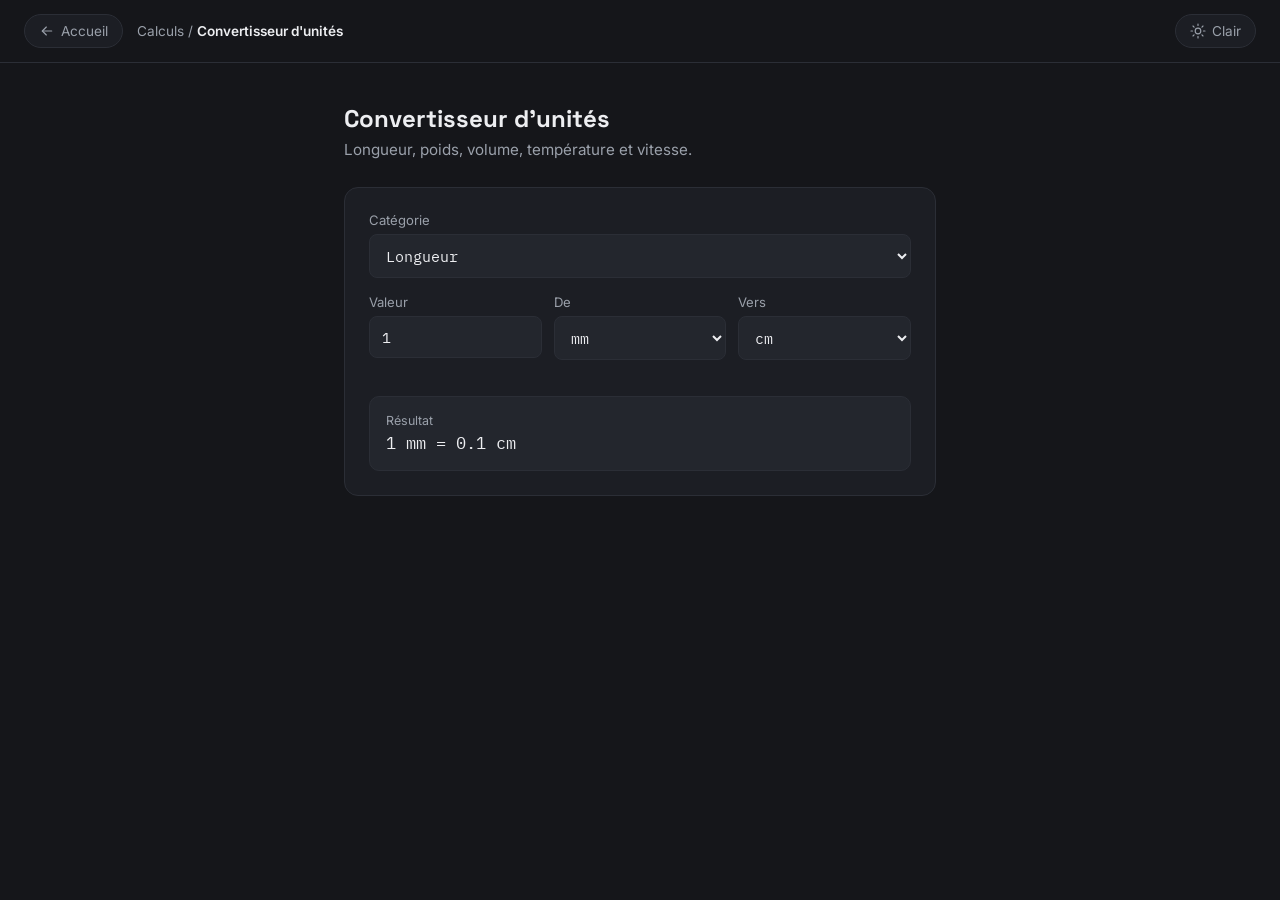
<file: unites.html>
<!DOCTYPE html>
<html lang="fr">
<head>
<meta charset="UTF-8">
<meta name="viewport" content="width=device-width, initial-scale=1.0">
<title>Convertisseur d'unités — Atelier</title>
<link rel="stylesheet" href="../css/style.css">
</head>
<body>

<header class="tool-header">
  <a class="back-link" href="../index.html" id="backLink"></a>
  <div class="breadcrumb">Calculs / <strong>Convertisseur d'unités</strong></div>
  <div class="header-spacer"></div>
  <button class="theme-toggle" id="themeToggle"></button>
</header>

<main class="tool-main">
  <h1>Convertisseur d'unités</h1>
  <p class="tool-desc">Longueur, poids, volume, température et vitesse.</p>

  <div class="panel">
    <div class="field">
      <label>Catégorie</label>
      <select id="category"></select>
    </div>
    <div class="field-row">
      <div class="field">
        <label>Valeur</label>
        <input type="number" id="value" value="1">
      </div>
      <div class="field">
        <label>De</label>
        <select id="from"></select>
      </div>
      <div class="field">
        <label>Vers</label>
        <select id="to"></select>
      </div>
    </div>
    <div class="result" id="result"><span class="label">Résultat</span>—</div>
  </div>
</main>

<script src="../js/icons.js"></script>
<script src="../js/common.js"></script>
<script>
  document.getElementById("backLink").innerHTML = icon("back") + " Accueil";
  initThemeToggle("themeToggle");

  // Unités converties via un facteur vers une unité de base par catégorie.
  // Température gérée à part (non linéaire).
  const UNITS = {
    longueur: { base: "m", factors: { mm: 0.001, cm: 0.01, m: 1, km: 1000, po: 0.0254, pi: 0.3048, mi: 1609.344 } },
    poids: { base: "kg", factors: { mg: 1e-6, g: 0.001, kg: 1, t: 1000, oz: 0.0283495, lb: 0.453592 } },
    volume: { base: "l", factors: { ml: 0.001, l: 1, "m³": 1000, "tasse": 0.236588, "gal (US)": 3.78541 } },
    vitesse: { base: "m/s", factors: { "m/s": 1, "km/h": 0.277778, "mph": 0.44704, "noeud": 0.514444 } },
    temperature: { base: "°C", factors: null }
  };

  const labels = { longueur: "Longueur", poids: "Poids", volume: "Volume", vitesse: "Vitesse", temperature: "Température" };

  const catEl = document.getElementById("category");
  const fromEl = document.getElementById("from");
  const toEl = document.getElementById("to");
  const valueEl = document.getElementById("value");
  const resultEl = document.getElementById("result");

  Object.keys(UNITS).forEach(k => catEl.innerHTML += `<option value="${k}">${labels[k]}</option>`);

  function fillUnitSelects() {
    const cat = UNITS[catEl.value];
    const units = cat.factors ? Object.keys(cat.factors) : ["°C", "°F", "K"];
    fromEl.innerHTML = units.map(u => `<option value="${u}">${u}</option>`).join("");
    toEl.innerHTML = units.map(u => `<option value="${u}">${u}</option>`).join("");
    toEl.selectedIndex = Math.min(1, units.length - 1);
  }

  function toCelsius(v, u) {
    if (u === "°C") return v;
    if (u === "°F") return (v - 32) * 5 / 9;
    if (u === "K") return v - 273.15;
  }
  function fromCelsius(v, u) {
    if (u === "°C") return v;
    if (u === "°F") return v * 9 / 5 + 32;
    if (u === "K") return v + 273.15;
  }

  function update() {
    const value = parseFloat(valueEl.value.replace(",", "."));
    if (isNaN(value)) { resultEl.innerHTML = '<span class="label">Résultat</span>—'; return; }
    const cat = UNITS[catEl.value];
    let out;
    if (catEl.value === "temperature") {
      out = fromCelsius(toCelsius(value, fromEl.value), toEl.value);
    } else {
      const base = value * cat.factors[fromEl.value];
      out = base / cat.factors[toEl.value];
    }
    resultEl.innerHTML = `<span class="label">Résultat</span>${value} ${fromEl.value} = ${parseFloat(out.toFixed(6))} ${toEl.value}`;
  }

  catEl.addEventListener("change", () => { fillUnitSelects(); update(); });
  [fromEl, toEl, valueEl].forEach(el => el.addEventListener("input", update));
  [fromEl, toEl].forEach(el => el.addEventListener("change", update));

  fillUnitSelects();
  update();
</script>
</body>
</html>
</file>
<file: css/style.css>
@import url('https://fonts.googleapis.com/css2?family=Space+Grotesk:wght@500;600;700&family=Inter:wght@400;500;600&family=IBM+Plex+Mono:wght@500;600&display=swap');

:root {
  --bg: #15161a;
  --surface: #1c1e24;
  --surface-2: #23262d;
  --border: #2b2e36;
  --text: #edeef1;
  --text-dim: #9aa0aa;
  --accent: #f2a93b;
  --accent-ink: #241a06;
  --accent-2: #4fb0a5;
  --danger: #e2665a;
  --radius: 10px;
  --font-display: 'Space Grotesk', sans-serif;
  --font-body: 'Inter', sans-serif;
  --font-mono: 'IBM Plex Mono', monospace;
}

:root[data-theme="light"] {
  --bg: #f3f2ee;
  --surface: #ffffff;
  --surface-2: #eceae4;
  --border: #dcd9d1;
  --text: #1b1c1f;
  --text-dim: #63666d;
  --accent-ink: #2a1c02;
}

* { box-sizing: border-box; }

html, body {
  margin: 0;
  padding: 0;
  background: var(--bg);
  color: var(--text);
  font-family: var(--font-body);
  -webkit-font-smoothing: antialiased;
}

body { min-height: 100vh; }

a { color: inherit; text-decoration: none; }

.icon { display: inline-flex; width: 1em; height: 1em; }
.icon svg { width: 100%; height: 100%; display: block; }

/* ---------- Header ---------- */
.site-header {
  position: sticky;
  top: 0;
  z-index: 20;
  display: flex;
  align-items: center;
  gap: 16px;
  padding: 14px 24px;
  background: color-mix(in srgb, var(--bg) 88%, transparent);
  backdrop-filter: blur(10px);
  border-bottom: 1px solid var(--border);
}

.brand {
  display: flex;
  align-items: center;
  gap: 10px;
  font-family: var(--font-display);
  font-weight: 700;
  font-size: 1.15rem;
  white-space: nowrap;
}

.brand .icon { width: 22px; height: 22px; color: var(--accent); }

.search-box {
  flex: 1;
  max-width: 420px;
  display: flex;
  align-items: center;
  gap: 8px;
  background: var(--surface);
  border: 1px solid var(--border);
  border-radius: 999px;
  padding: 8px 14px;
  color: var(--text-dim);
}

.search-box .icon { width: 16px; height: 16px; flex-shrink: 0; }

.search-box input {
  border: none;
  background: none;
  outline: none;
  color: var(--text);
  font-family: var(--font-body);
  font-size: 0.92rem;
  width: 100%;
}

.header-spacer { flex: 1; }

.theme-toggle, .back-link {
  display: inline-flex;
  align-items: center;
  gap: 6px;
  border: 1px solid var(--border);
  background: var(--surface);
  color: var(--text-dim);
  border-radius: 999px;
  padding: 8px 14px;
  font-family: var(--font-body);
  font-size: 0.85rem;
  cursor: pointer;
}

.theme-toggle .icon, .back-link .icon { width: 16px; height: 16px; }
.theme-toggle:hover, .back-link:hover { color: var(--text); border-color: var(--accent); }

/* ---------- Intro ---------- */
.intro {
  max-width: 720px;
  padding: 40px 24px 8px;
}

.intro h1 {
  font-family: var(--font-display);
  font-size: clamp(1.6rem, 3vw, 2.1rem);
  margin: 0 0 10px;
  line-height: 1.15;
}

.intro p {
  color: var(--text-dim);
  font-size: 1rem;
  line-height: 1.55;
  margin: 0;
}

/* ---------- Categories ---------- */
.categories {
  padding: 24px 24px 64px;
  max-width: 1180px;
  margin: 0 auto;
}

.category {
  margin-bottom: 34px;
}

.category-head {
  display: flex;
  align-items: baseline;
  gap: 10px;
  margin-bottom: 14px;
  padding-bottom: 10px;
  border-bottom: 1px solid var(--border);
}

.category-head .icon { width: 18px; height: 18px; color: var(--accent-2); align-self: center; }

.category-head h2 {
  font-family: var(--font-display);
  font-size: 1.05rem;
  font-weight: 600;
  margin: 0;
}

.category-count {
  color: var(--text-dim);
  font-family: var(--font-mono);
  font-size: 0.8rem;
}

.tool-grid {
  display: grid;
  grid-template-columns: repeat(auto-fill, minmax(230px, 1fr));
  gap: 10px;
}

.tool-card {
  display: flex;
  align-items: center;
  gap: 10px;
  padding: 13px 14px;
  background: var(--surface);
  border: 1px solid var(--border);
  border-radius: var(--radius);
  font-size: 0.92rem;
  transition: border-color 0.15s ease, transform 0.1s ease;
}

.tool-card .icon { width: 16px; height: 16px; color: var(--text-dim); flex-shrink: 0; }

a.tool-card:hover {
  border-color: var(--accent);
  transform: translateY(-1px);
}

.tool-card.soon {
  color: var(--text-dim);
  cursor: default;
}

.soon-tag {
  margin-left: auto;
  font-family: var(--font-mono);
  font-size: 0.68rem;
  letter-spacing: 0.02em;
  color: var(--text-dim);
  background: var(--surface-2);
  border-radius: 999px;
  padding: 2px 8px;
}

.no-results {
  color: var(--text-dim);
  padding: 40px 0;
  text-align: center;
  display: none;
}

/* ---------- Tool pages ---------- */
.tool-header {
  display: flex;
  align-items: center;
  gap: 14px;
  padding: 14px 24px;
  border-bottom: 1px solid var(--border);
}

.breadcrumb {
  color: var(--text-dim);
  font-size: 0.85rem;
}

.breadcrumb strong { color: var(--text); font-weight: 600; }

.tool-main {
  max-width: 640px;
  margin: 0 auto;
  padding: 40px 24px 80px;
}

.tool-main h1 {
  font-family: var(--font-display);
  font-size: 1.5rem;
  margin: 0 0 6px;
}

.tool-desc {
  color: var(--text-dim);
  margin: 0 0 28px;
  font-size: 0.95rem;
}

.panel {
  background: var(--surface);
  border: 1px solid var(--border);
  border-radius: 14px;
  padding: 24px;
}

.field {
  margin-bottom: 16px;
}

.field label {
  display: block;
  font-size: 0.82rem;
  color: var(--text-dim);
  margin-bottom: 6px;
}

.field input[type="text"],
.field input[type="number"],
.field input[type="date"],
.field select,
.field textarea {
  width: 100%;
  background: var(--surface-2);
  border: 1px solid var(--border);
  border-radius: 8px;
  color: var(--text);
  font-family: var(--font-mono);
  font-size: 0.95rem;
  padding: 10px 12px;
  outline: none;
}

.field input:focus, .field select:focus, .field textarea:focus {
  border-color: var(--accent);
}

.field-row { display: flex; gap: 12px; }
.field-row .field { flex: 1; }

.btn {
  display: inline-flex;
  align-items: center;
  gap: 8px;
  background: var(--accent);
  color: var(--accent-ink);
  border: none;
  border-radius: 8px;
  font-family: var(--font-body);
  font-weight: 600;
  font-size: 0.9rem;
  padding: 10px 18px;
  cursor: pointer;
}

.btn:hover { filter: brightness(1.06); }

.btn.ghost {
  background: transparent;
  color: var(--text);
  border: 1px solid var(--border);
}

.btn .icon { width: 15px; height: 15px; }

.result {
  margin-top: 20px;
  padding: 16px;
  background: var(--surface-2);
  border: 1px solid var(--border);
  border-radius: 10px;
  font-family: var(--font-mono);
  font-size: 1.05rem;
  word-break: break-word;
}

.result .label {
  display: block;
  font-family: var(--font-body);
  font-size: 0.78rem;
  color: var(--text-dim);
  margin-bottom: 4px;
}

/* Calculator keypad */
.calc-display {
  background: var(--surface-2);
  border: 1px solid var(--border);
  border-radius: 10px;
  padding: 18px;
  text-align: right;
  font-family: var(--font-mono);
  margin-bottom: 14px;
}

.calc-display .prev { color: var(--text-dim); font-size: 0.85rem; min-height: 1.1em; }
.calc-display .curr { font-size: 1.9rem; overflow-wrap: break-word; }

.keypad {
  display: grid;
  grid-template-columns: repeat(4, 1fr);
  gap: 8px;
}

.key {
  background: var(--surface-2);
  border: 1px solid var(--border);
  border-radius: 8px;
  color: var(--text);
  font-family: var(--font-mono);
  font-size: 1.05rem;
  padding: 14px 0;
  cursor: pointer;
}

.key:hover { border-color: var(--accent); }
.key.op { color: var(--accent); }
.key.wide { grid-column: span 2; }
.key.equals { background: var(--accent); color: var(--accent-ink); border-color: var(--accent); }

footer.site-footer {
  text-align: center;
  color: var(--text-dim);
  font-size: 0.82rem;
  padding: 30px 24px 50px;
}

@media (max-width: 600px) {
  .site-header { flex-wrap: wrap; }
  .search-box { order: 3; max-width: 100%; }
  .tool-grid { grid-template-columns: 1fr; }
}

@media (prefers-reduced-motion: reduce) {
  * { transition: none !important; }
}
</file>
